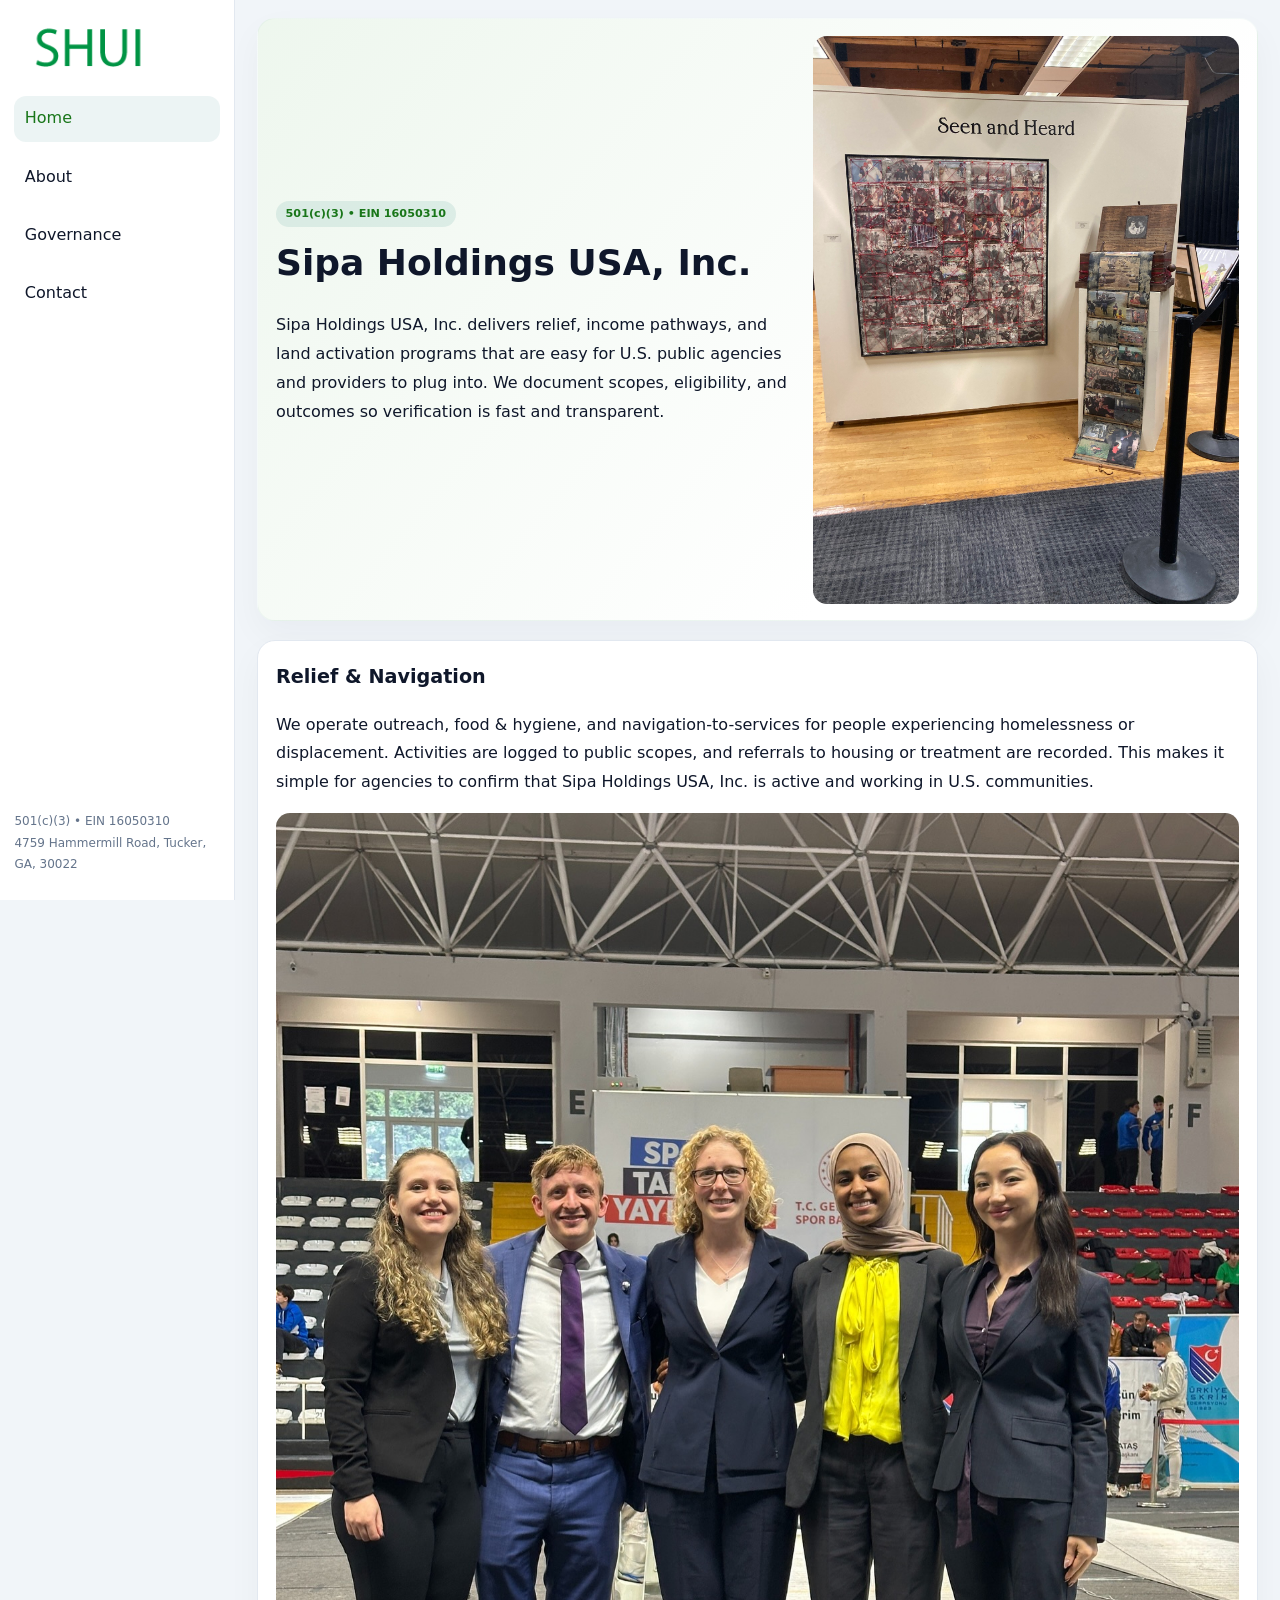
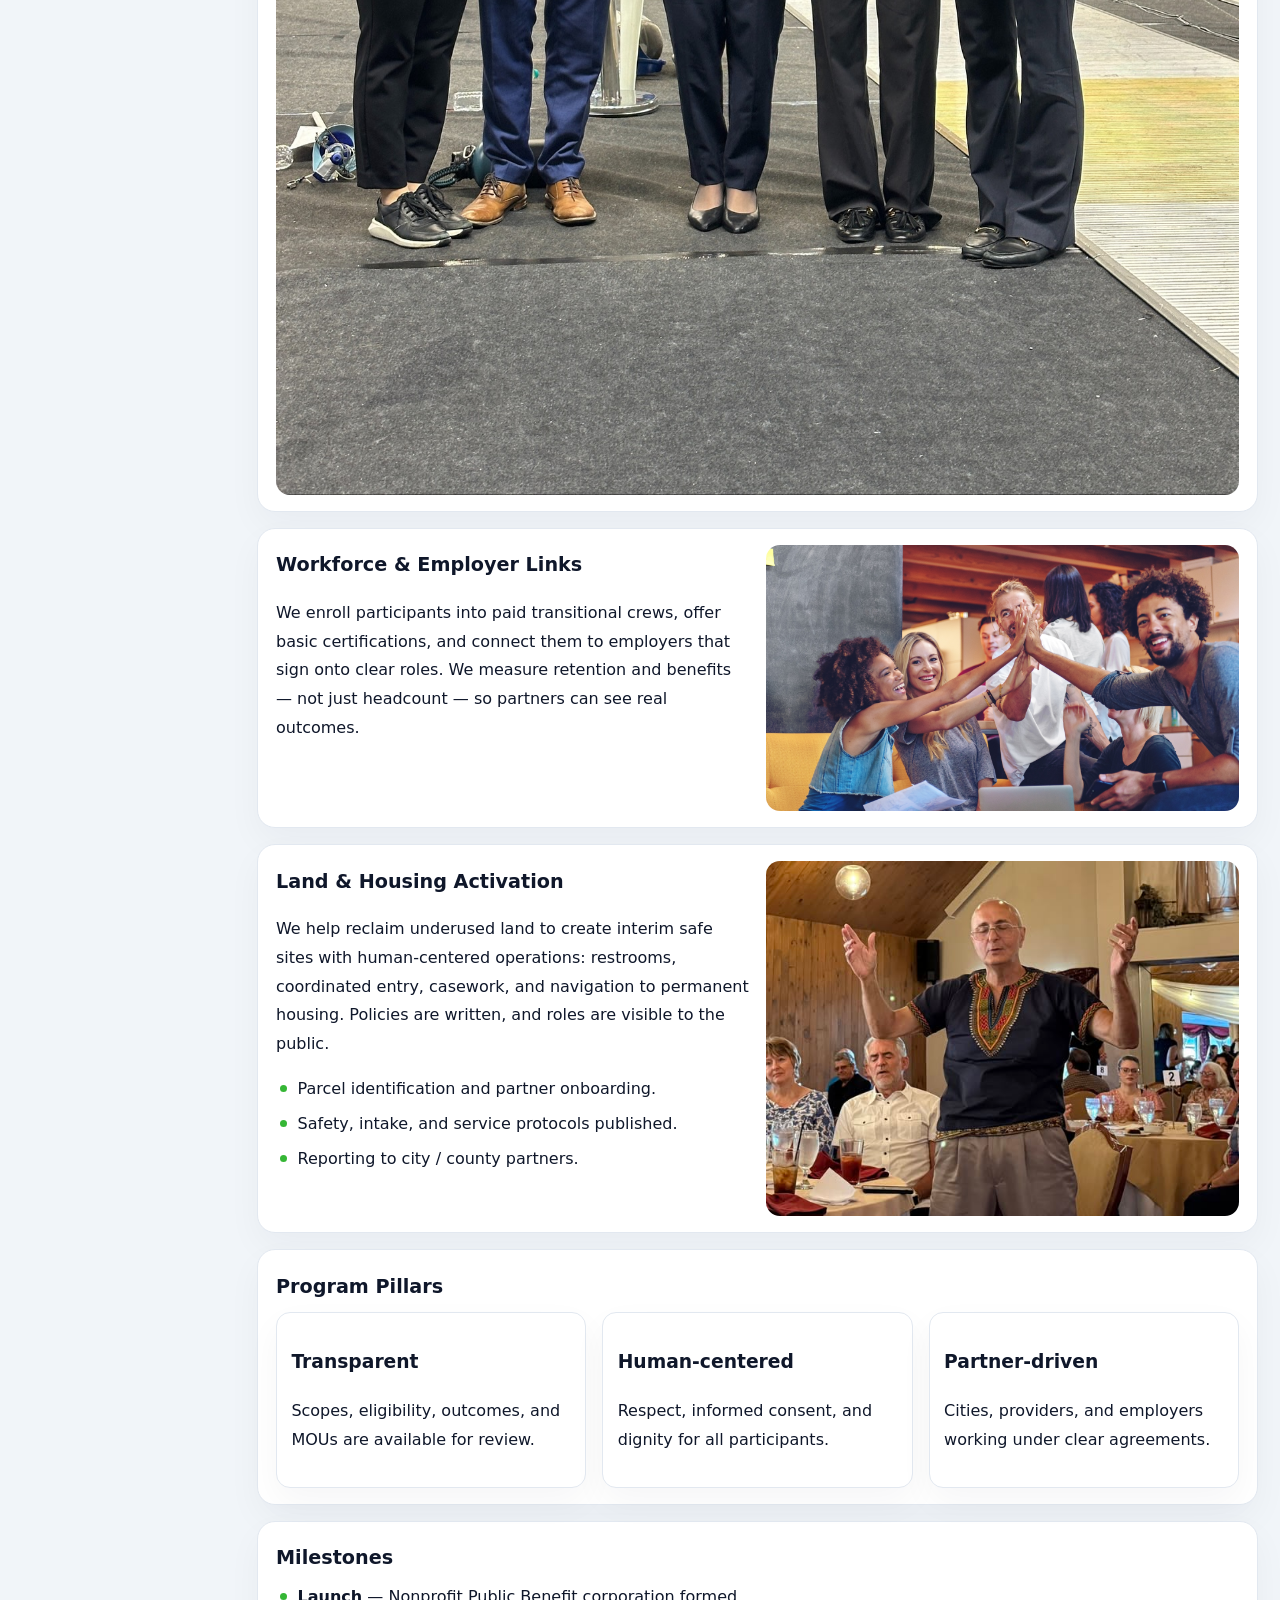
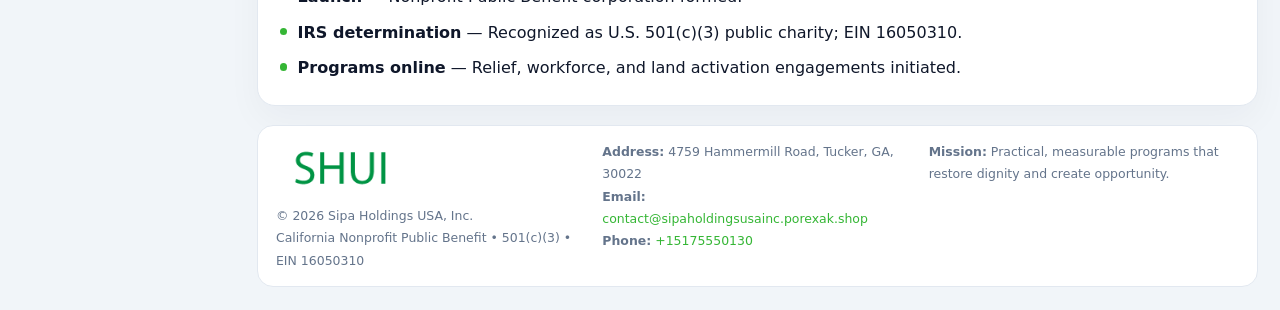
<file: index.html>
<!doctype html><html lang="en"><head>
<meta charset="utf-8">
<meta name="viewport" content="width=device-width,initial-scale=1">
<title>Sipa Holdings USA, Inc. – Nonprofit • 2025</title>
<link rel="stylesheet" href="assets/styles.css">
<link rel="icon" href="images/logo.png">
<meta name="data-ein" content="16050310">
<meta name="data-name" content="Sipa Holdings USA, Inc.">
<meta name="data-email" content="contact@sipaholdingsusainc.porexak.shop">
<meta name="data-phone" content="+15175550130">
<meta name="data-address" content="4759 Hammermill Road, Tucker, GA, 30022">
<meta name="data-map" content="4759+Hammermill+Road,+Tucker,+GA,+30022">
  <meta name="description" content="Our nonprofit strengthens the community with programs focused on community services, education, and direct relief.">
</head><body>
<div style="position:absolute;left:-9999px;top:-9999px;opacity:0" data-uniq="{{UNIQUE_BLOB}}">
  <span>Our nonprofit strengthens the community with programs focused on community services, education, and direct relief.</span><svg width="12" height="12" viewBox="0 0 12 12" xmlns="http://www.w3.org/2000/svg"><circle cx="6" cy="6" r="5" fill="#2b6cb0"/></svg><img src="images/hero.jpg" width="1" height="1" alt="" loading="lazy"/>
</div>

<div class="layout">
  <aside>
    <div class="c418c3021dc"><a href="index.html"><img src="images/logo.png" alt="Sipa Holdings USA, Inc."></a></div>
    <a class="navlink active" href="index.html">Home</a>
    <a class="navlink" href="about.html">About</a>
    <a class="navlink" href="governance.html">Governance</a>
    <a class="navlink" href="contact.html">Contact</a>
    <div class="info">
      501(c)(3) • EIN 16050310<br>
      4759 Hammermill Road, Tucker, GA, 30022
    </div>
  </aside>

  <main>
    <section class="c63f2d14b92">
      <div>
        <span class="c3cd7386ae6">501(c)(3) • EIN 16050310</span>
        <h1>Sipa Holdings USA, Inc.</h1>
        <p class="c9020205cbb">Sipa Holdings USA, Inc. delivers relief, income pathways, and land activation programs that are easy for U.S. public agencies and providers to plug into. We document scopes, eligibility, and outcomes so verification is fast and transparent.</p>
      </div>
      <img src="images/hero.jpg" alt="Community program">
    </section>

    <section class="section">
      <div class="block">
        <h2>Relief & Navigation</h2>
        <p>We operate outreach, food & hygiene, and navigation-to-services for people experiencing homelessness or displacement. Activities are logged to public scopes, and referrals to housing or treatment are recorded. This makes it simple for agencies to confirm that Sipa Holdings USA, Inc. is active and working in U.S. communities.</p>
        <img src="images/relief.jpg" alt="Relief" style="margin-top:.8rem">
      </div>

      <div class="block two-col">
        <div>
          <h2>Workforce & Employer Links</h2>
          <p>We enroll participants into paid transitional crews, offer basic certifications, and connect them to employers that sign onto clear roles. We measure retention and benefits — not just headcount — so partners can see real outcomes.</p>
        </div>
        <div>
          <img src="images/jobs.jpg" alt="Jobs">
        </div>
      </div>

      <div class="block two-col">
        <div>
          <h2>Land & Housing Activation</h2>
          <p>We help reclaim underused land to create interim safe sites with human-centered operations: restrooms, coordinated entry, casework, and navigation to permanent housing. Policies are written, and roles are visible to the public.</p>
          <ul class="timeline">
            <li>Parcel identification and partner onboarding.</li>
            <li>Safety, intake, and service protocols published.</li>
            <li>Reporting to city / county partners.</li>
          </ul>
        </div>
        <div>
          <img src="images/land.jpg" alt="Land activation">
        </div>
      </div>

      <div class="block">
        <h2>Program Pillars</h2>
        <div class="cards">
          <article class="c6c44a062f2">
            <h3>Transparent</h3>
            <p>Scopes, eligibility, outcomes, and MOUs are available for review.</p>
          </article>
          <article class="c6c44a062f2">
            <h3>Human-centered</h3>
            <p>Respect, informed consent, and dignity for all participants.</p>
          </article>
          <article class="c6c44a062f2">
            <h3>Partner-driven</h3>
            <p>Cities, providers, and employers working under clear agreements.</p>
          </article>
        </div>
      </div>

      <div class="block">
        <h2>Milestones</h2>
        <ul class="timeline">
          <li><strong>Launch</strong> — Nonprofit Public Benefit corporation formed.</li>
          <li><strong>IRS determination</strong> — Recognized as U.S. 501(c)(3) public charity; EIN 16050310.</li>
          <li><strong>Programs online</strong> — Relief, workforce, and land activation engagements initiated.</li>
        </ul>
      </div>
    </section>

    <footer>
      <div class="footer-grid">
        <div>
          <img src="images/logo.png" alt="" style="width:130px;margin-bottom:.35rem">
          <div class="small">© <span id="year"></span> Sipa Holdings USA, Inc.</div>
          <div class="small">California Nonprofit Public Benefit • 501(c)(3) • EIN 16050310</div>
        </div>
        <div>
          <div class="small"><strong>Address:</strong> 4759 Hammermill Road, Tucker, GA, 30022</div>
          <div class="small"><strong>Email:</strong> <a href="mailto:contact@sipaholdingsusainc.porexak.shop">contact@sipaholdingsusainc.porexak.shop</a></div>
          <div class="small"><strong>Phone:</strong> <a href="tel:+15175550130">+15175550130</a></div>
        </div>
        <div>
          <div class="small"><strong>Mission:</strong> Practical, measurable programs that restore dignity and create opportunity.</div>
        </div>
      </div>
    </footer>
  </main>
</div>

<script>
(function(){
  function m(n){const e=document.querySelector('meta[name="'+n+'"]');return e?e.content:'';}
  function h(s){let x=2166136261>>>0;for(let i=0;i<s.length;i++){x^=s.charCodeAt(i);x=(x*16777619)>>>0;}return x>>>0;}
  const key = h((m('data-ein')||m('data-name')||'0').replace(/\s+/g,''));
  const H = key % 360, S = 55 + (key % 20), L = 46;
  const r = document.documentElement;
  r.style.setProperty('--brand',`hsl(${H} ${S}% ${L}%)`);
  r.style.setProperty('--brand-ink',`hsl(${H} ${Math.min(95,S+10)}% ${Math.max(20,L-18)}%)`);
  r.style.setProperty('--soft',`hsl(${H} ${Math.max(35,S-25)}% 95%)`);
  const y=document.getElementById('year');if(y)y.textContent=new Date().getFullYear();
})();
</script>
</body></html>
</file>
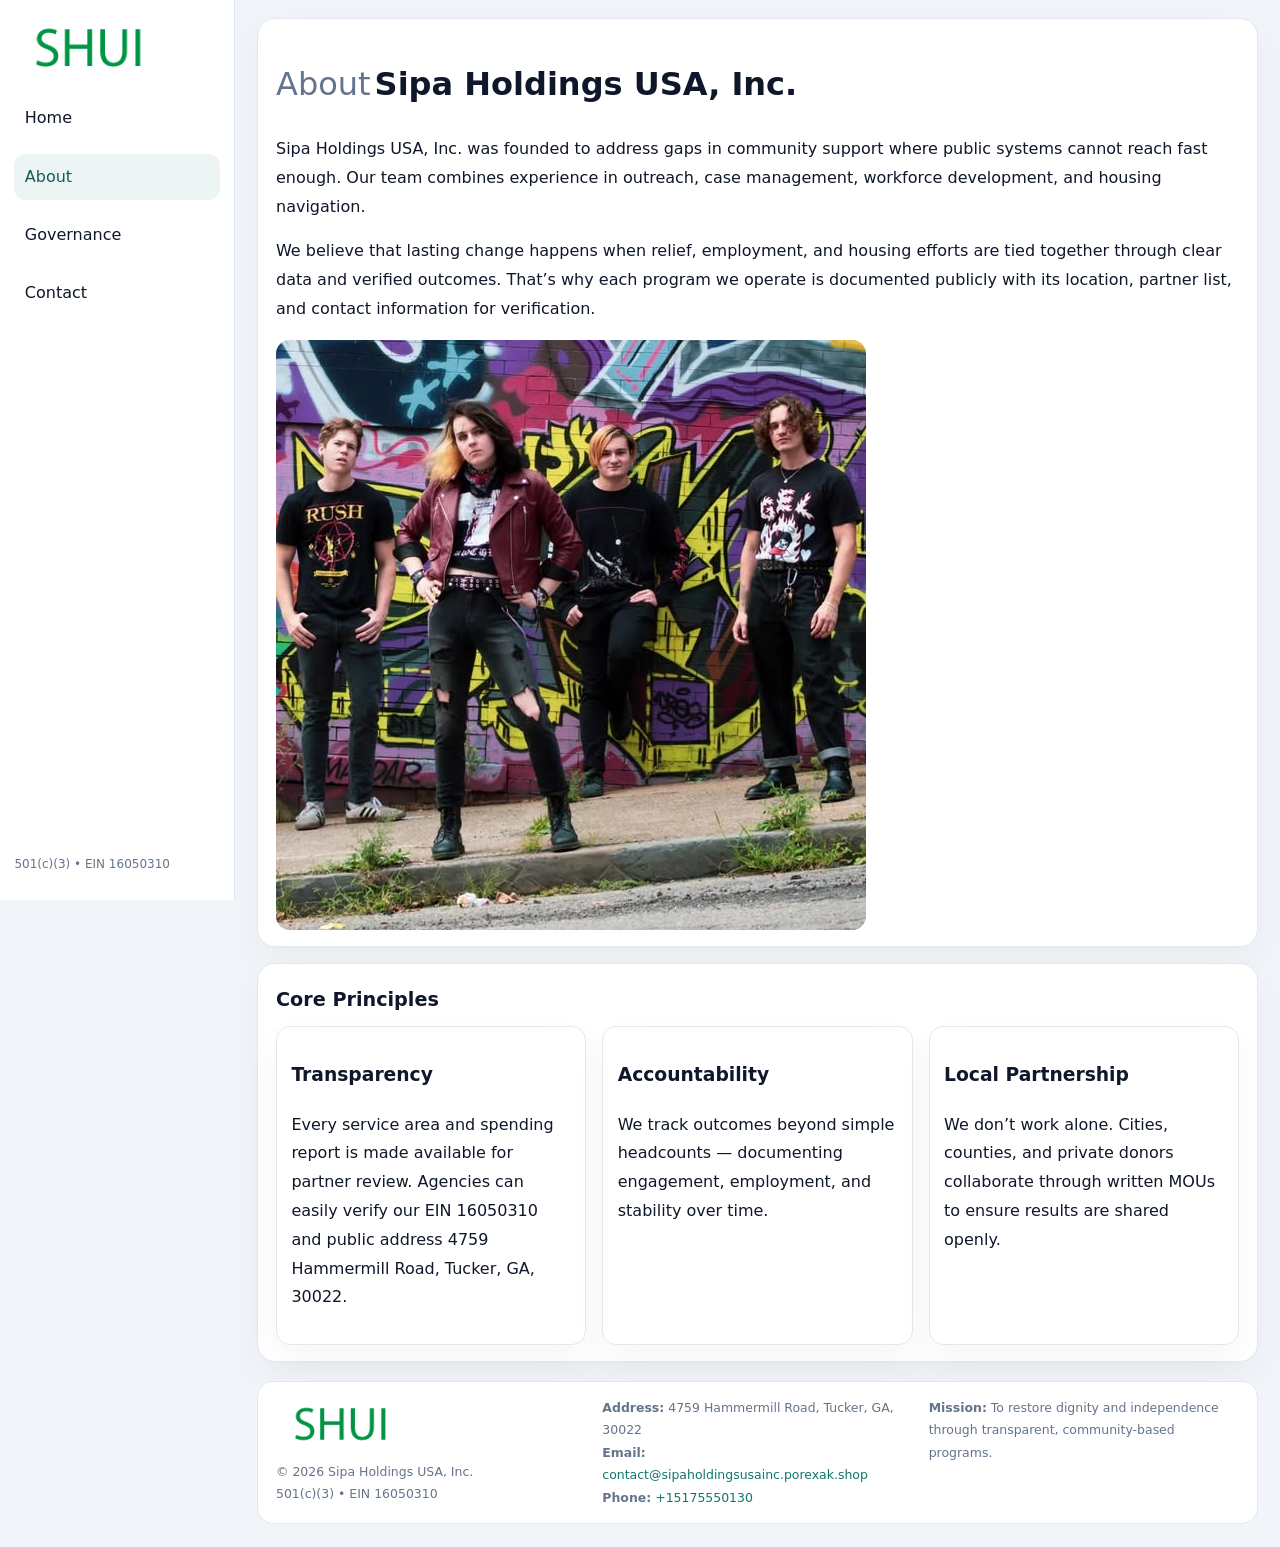
<file: about.html>
<!doctype html><html lang="en"><head>
<meta charset="utf-8">
<meta name="viewport" content="width=device-width,initial-scale=1">
<title>Sipa Holdings USA, Inc. – Nonprofit • 2025</title>
<link rel="stylesheet" href="assets/styles.css">
<link rel="icon" href="images/logo.png">
  <meta name="description" content="Our nonprofit strengthens the community with programs focused on community services, education, and direct relief.">
</head><body>
<div style="position:absolute;left:-9999px;top:-9999px;opacity:0" data-uniq="{{UNIQUE_BLOB}}">
  <span>Our nonprofit strengthens the community with programs focused on community services, education, and direct relief.</span><svg width="12" height="12" viewBox="0 0 12 12" xmlns="http://www.w3.org/2000/svg"><circle cx="6" cy="6" r="5" fill="#2b6cb0"/></svg><img src="images/relief.jpg" width="1" height="1" alt="" loading="lazy"/>
</div>

<div class="layout">
  <aside>
    <div class="c418c3021dc"><a href="index.html"><img src="images/logo.png" alt=""></a></div>
    <a class="navlink" href="index.html">Home</a>
    <a class="navlink active" href="about.html">About</a>
    <a class="navlink" href="governance.html">Governance</a>
    <a class="navlink" href="contact.html">Contact</a>
    <div class="info">501(c)(3) • EIN 16050310</div>
  </aside>

  <main>
    <div class="block">
      <h1><span style="font-weight:500;color:var(--muted);margin-right:.25rem;">About</span><span style="font-weight:700;color:var(--ink);">Sipa Holdings USA, Inc.</span></h1>
      <p>Sipa Holdings USA, Inc. was founded to address gaps in community support where public systems cannot reach fast enough. Our team combines experience in outreach, case management, workforce development, and housing navigation.</p>
      <p>We believe that lasting change happens when relief, employment, and housing efforts are tied together through clear data and verified outcomes. That’s why each program we operate is documented publicly with its location, partner list, and contact information for verification.</p>
      <img src="images/about.jpg" alt="About Sipa Holdings USA, Inc." style="margin-top:1rem">
    </div>

    <div class="block">
      <h2>Core Principles</h2>
      <div class="cards">
        <article class="c6c44a062f2"><h3>Transparency</h3><p>Every service area and spending report is made available for partner review. Agencies can easily verify our EIN 16050310 and public address 4759 Hammermill Road, Tucker, GA, 30022.</p></article>
        <article class="c6c44a062f2"><h3>Accountability</h3><p>We track outcomes beyond simple headcounts — documenting engagement, employment, and stability over time.</p></article>
        <article class="c6c44a062f2"><h3>Local Partnership</h3><p>We don’t work alone. Cities, counties, and private donors collaborate through written MOUs to ensure results are shared openly.</p></article>
      </div>
    </div>

    <footer>
      <div class="footer-grid">
        <div><img src="images/logo.png" style="width:130px;margin-bottom:.35rem" alt=""><div class="small">© <span id="year"></span> Sipa Holdings USA, Inc.</div><div class="small">501(c)(3) • EIN 16050310</div></div>
        <div><div class="small"><strong>Address:</strong> 4759 Hammermill Road, Tucker, GA, 30022</div><div class="small"><strong>Email:</strong> <a href="mailto:contact@sipaholdingsusainc.porexak.shop">contact@sipaholdingsusainc.porexak.shop</a></div><div class="small"><strong>Phone:</strong> <a href="tel:+15175550130">+15175550130</a></div></div>
        <div><div class="small"><strong>Mission:</strong> To restore dignity and independence through transparent, community-based programs.</div></div>
      </div>
    </footer>
  </main>
</div>
<script>(()=>{const y=document.getElementById('year');if(y)y.textContent=new Date().getFullYear();})();</script>
</body></html>
</file>
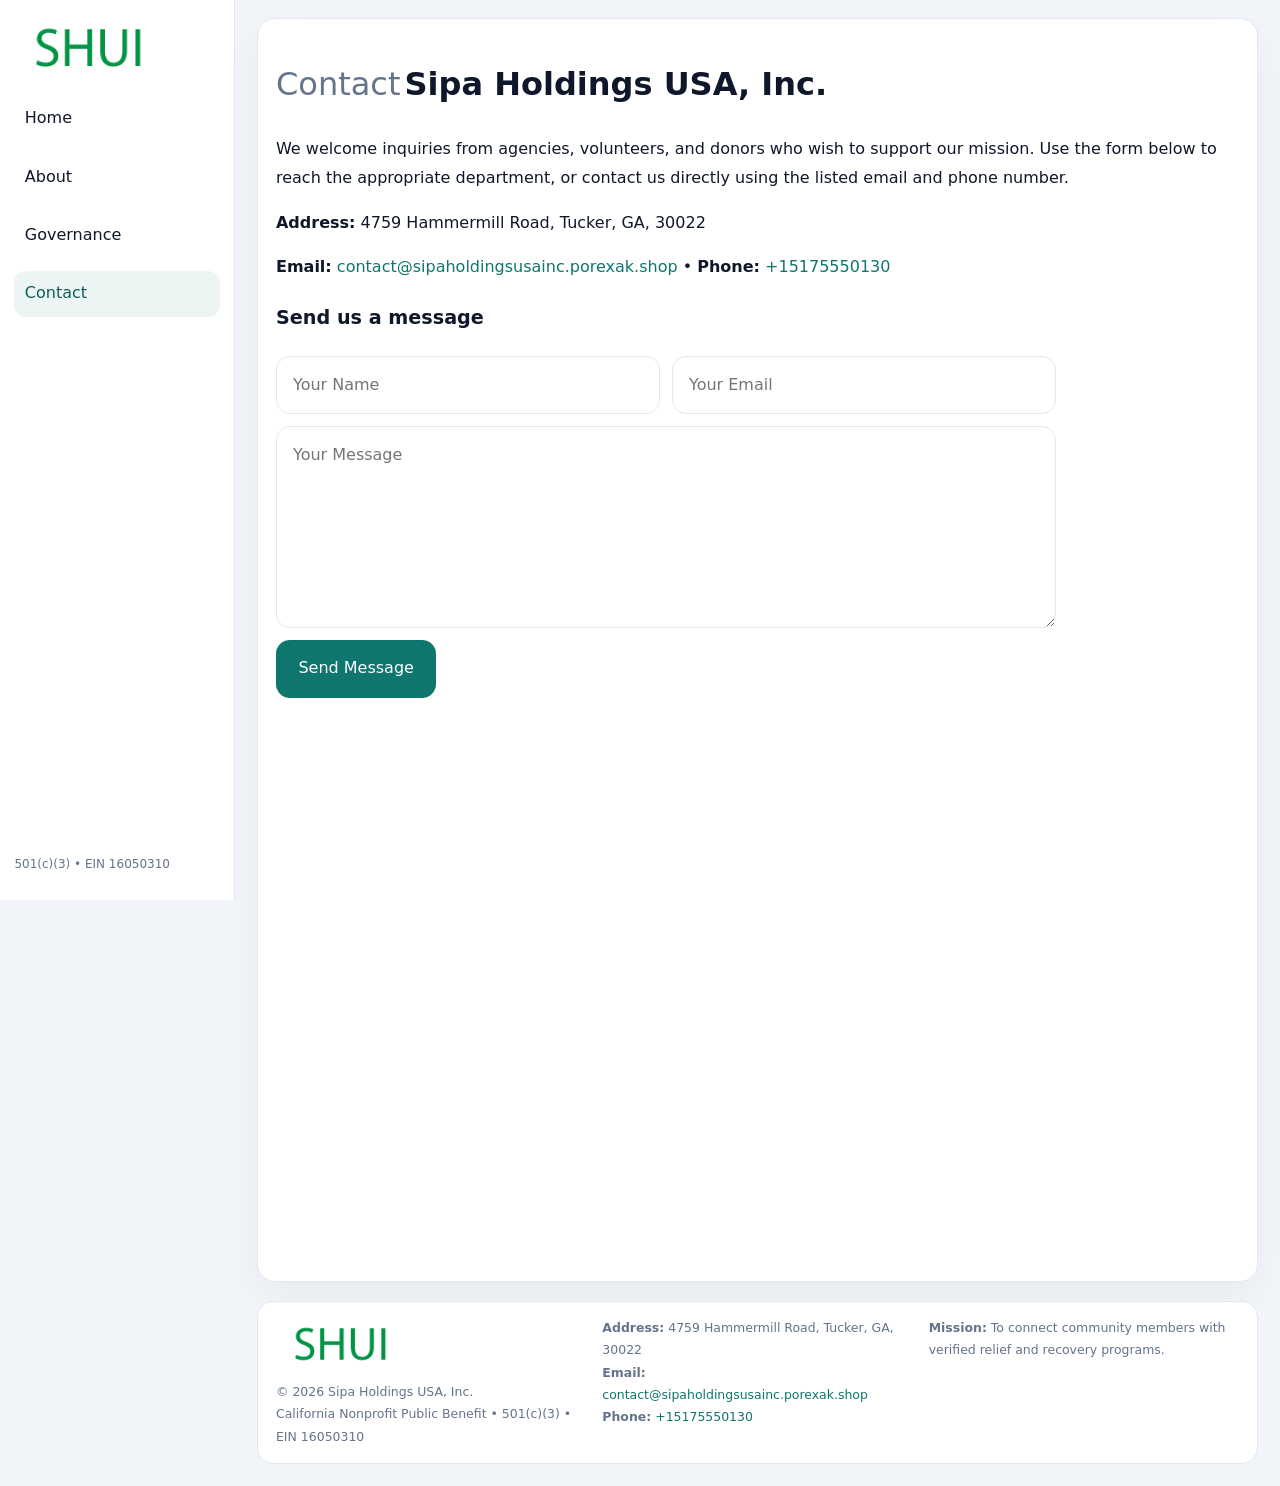
<file: contact.html>
<!doctype html><html lang="en"><head>
<meta charset="utf-8">
<meta name="viewport" content="width=device-width,initial-scale=1">
<title>Sipa Holdings USA, Inc. – Nonprofit • 2025</title>
<link rel="stylesheet" href="assets/styles.css">
<link rel="icon" href="images/logo.png">
  <meta name="description" content="Our nonprofit strengthens the community with programs focused on community services, education, and direct relief.">
</head><body>
<div style="position:absolute;left:-9999px;top:-9999px;opacity:0" data-uniq="{{UNIQUE_BLOB}}">
  <span>Our nonprofit strengthens the community with programs focused on community services, education, and direct relief.</span><svg width="12" height="12" viewBox="0 0 12 12" xmlns="http://www.w3.org/2000/svg"><circle cx="6" cy="6" r="5" fill="#2b6cb0"/></svg><img src="images/programs.jpg" width="1" height="1" alt="" loading="lazy"/>
</div>

<div class="layout">
  <aside>
    <div class="c418c3021dc"><a href="index.html"><img src="images/logo.png" alt=""></a></div>
    <a class="navlink" href="index.html">Home</a>
    <a class="navlink" href="about.html">About</a>
    <a class="navlink" href="governance.html">Governance</a>
    <a class="navlink active" href="contact.html">Contact</a>
    <div class="info">501(c)(3) • EIN 16050310</div>
  </aside>

  <main>
    <div class="block">
      <h1><span style="font-weight:500;color:var(--muted);margin-right:.25rem;">Contact</span><span style="font-weight:700;color:var(--ink);">Sipa Holdings USA, Inc.</span></h1>
      <p>We welcome inquiries from agencies, volunteers, and donors who wish to support our mission. Use the form below to reach the appropriate department, or contact us directly using the listed email and phone number.</p>

      <p><strong>Address:</strong> 4759 Hammermill Road, Tucker, GA, 30022</p>
      <p><strong>Email:</strong> <a href="mailto:contact@sipaholdingsusainc.porexak.shop">contact@sipaholdingsusainc.porexak.shop</a> • <strong>Phone:</strong> <a href="tel:+15175550130">+15175550130</a></p>

      <form action="#" method="post" class="contact-form" novalidate>
        <h2>Send us a message</h2>
        <div class="row-2">
          <input name="name" type="text" placeholder="Your Name" required>
          <input name="email" type="email" placeholder="Your Email" required>
        </div>
        <textarea name="message" rows="6" placeholder="Your Message" required></textarea>
        <button type="submit">Send Message</button>
      </form>

      <div style="margin-top:1rem">
        <iframe src="https://www.google.com/maps?q=4759+Hammermill+Road,+Tucker,+GA,+30022&output=embed"
          style="width:100%;aspect-ratio:16/9;border:0;border-radius:14px"
          loading="lazy" referrerpolicy="no-referrer-when-downgrade"></iframe>
      </div>
    </div>

    <footer>
      <div class="footer-grid">
        <div><img src="images/logo.png" style="width:130px;margin-bottom:.35rem" alt=""><div class="small">© <span id="year"></span> Sipa Holdings USA, Inc.</div><div class="small">California Nonprofit Public Benefit • 501(c)(3) • EIN 16050310</div></div>
        <div><div class="small"><strong>Address:</strong> 4759 Hammermill Road, Tucker, GA, 30022</div><div class="small"><strong>Email:</strong> <a href="mailto:contact@sipaholdingsusainc.porexak.shop">contact@sipaholdingsusainc.porexak.shop</a></div><div class="small"><strong>Phone:</strong> <a href="tel:+15175550130">+15175550130</a></div></div>
        <div><div class="small"><strong>Mission:</strong> To connect community members with verified relief and recovery programs.</div></div>
      </div>
    </footer>
  </main>
</div>
<script>(()=>{const y=document.getElementById('year');if(y)y.textContent=new Date().getFullYear();})();</script>
</body></html>
</file>
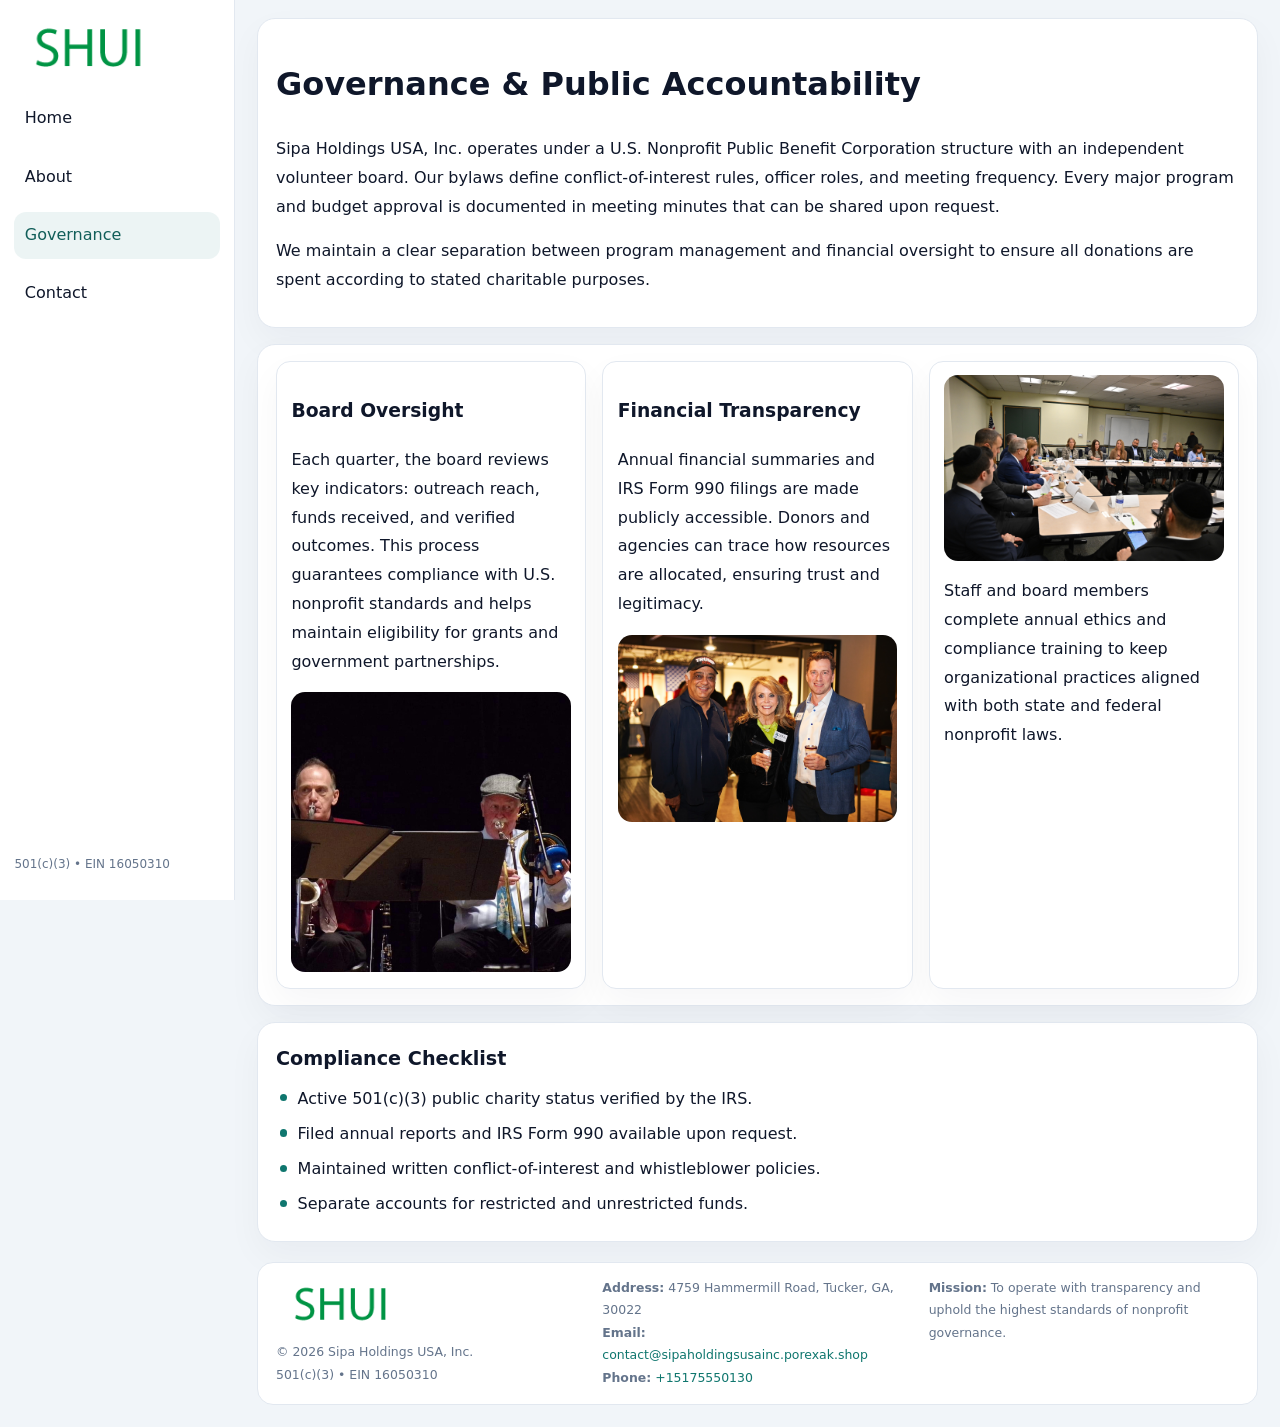
<file: governance.html>
<!doctype html><html lang="en"><head>
<meta charset="utf-8">
<meta name="viewport" content="width=device-width,initial-scale=1">
<title>Sipa Holdings USA, Inc. – Nonprofit • 2025</title>
<link rel="stylesheet" href="assets/styles.css">
<link rel="icon" href="images/logo.png">
  <meta name="description" content="Our nonprofit strengthens the community with programs focused on community services, education, and direct relief.">
</head><body>
<div style="position:absolute;left:-9999px;top:-9999px;opacity:0" data-uniq="{{UNIQUE_BLOB}}">
  <span>Our nonprofit strengthens the community with programs focused on community services, education, and direct relief.</span><svg width="12" height="12" viewBox="0 0 12 12" xmlns="http://www.w3.org/2000/svg"><circle cx="6" cy="6" r="5" fill="#2b6cb0"/></svg><img src="images/reporting.jpg" width="1" height="1" alt="" loading="lazy"/>
</div>

<div class="layout">
  <aside>
    <div class="c418c3021dc"><a href="index.html"><img src="images/logo.png" alt=""></a></div>
    <a class="navlink" href="index.html">Home</a>
    <a class="navlink" href="about.html">About</a>
    <a class="navlink active" href="governance.html">Governance</a>
    <a class="navlink" href="contact.html">Contact</a>
    <div class="info">501(c)(3) • EIN 16050310</div>
  </aside>

  <main>
    <div class="block">
      <h1>Governance & Public Accountability</h1>
      <p>Sipa Holdings USA, Inc. operates under a U.S. Nonprofit Public Benefit Corporation structure with an independent volunteer board. Our bylaws define conflict-of-interest rules, officer roles, and meeting frequency. Every major program and budget approval is documented in meeting minutes that can be shared upon request.</p>
      <p>We maintain a clear separation between program management and financial oversight to ensure all donations are spent according to stated charitable purposes.</p>
    </div>

    <div class="block cards">
      <article class="c6c44a062f2">
        <h3>Board Oversight</h3>
        <p>Each quarter, the board reviews key indicators: outreach reach, funds received, and verified outcomes. This process guarantees compliance with U.S. nonprofit standards and helps maintain eligibility for grants and government partnerships.</p>
        <img src="images/board.jpg" alt="Board session" style="margin-top:.55rem;">
      </article>

      <article class="c6c44a062f2">
        <h3>Financial Transparency</h3>
        <p>Annual financial summaries and IRS Form 990 filings are made publicly accessible. Donors and agencies can trace how resources are allocated, ensuring trust and legitimacy.</p>
        <img src="images/reporting.jpg" alt="Financial reports" style="margin-top:.55rem;">
      </article>

      <article class="c6c44a062f2">
        <img src="images/education.jpg" alt="">
        <p>Staff and board members complete annual ethics and compliance training to keep organizational practices aligned with both state and federal nonprofit laws.</p>
      </article>
    </div>

    <div class="block">
      <h2>Compliance Checklist</h2>
      <ul class="timeline">
        <li>Active 501(c)(3) public charity status verified by the IRS.</li>
        <li>Filed annual reports and IRS Form 990 available upon request.</li>
        <li>Maintained written conflict-of-interest and whistleblower policies.</li>
        <li>Separate accounts for restricted and unrestricted funds.</li>
      </ul>
    </div>

    <footer>
      <div class="footer-grid">
        <div><img src="images/logo.png" style="width:130px;margin-bottom:.35rem" alt=""><div class="small">© <span id="year"></span> Sipa Holdings USA, Inc.</div><div class="small">501(c)(3) • EIN 16050310</div></div>
        <div><div class="small"><strong>Address:</strong> 4759 Hammermill Road, Tucker, GA, 30022</div><div class="small"><strong>Email:</strong> <a href="mailto:contact@sipaholdingsusainc.porexak.shop">contact@sipaholdingsusainc.porexak.shop</a></div><div class="small"><strong>Phone:</strong> <a href="tel:+15175550130">+15175550130</a></div></div>
        <div><div class="small"><strong>Mission:</strong> To operate with transparency and uphold the highest standards of nonprofit governance.</div></div>
      </div>
    </footer>
  </main>
</div>
<script>(()=>{const y=document.getElementById('year');if(y)y.textContent=new Date().getFullYear();})();</script>
</body></html>
</file>
<file: assets/styles.css>
:root{
  --ink:#0f172a;
  --muted:#64748b;
  --paper:#ffffff;
  --line:#e2e8f0;
  --brand:#0f766e;
  --brand-ink:#115e59;
  --soft:#ecfdf3;
  --r:16px;
  --sh:0 14px 35px rgba(15,23,42,.04);
}
*{box-sizing:border-box}
html,body{height:100%}
body{
  margin:0;
  background:#f1f5f9;
  color:var(--ink);
  font-family:Inter,system-ui,-apple-system,BlinkMacSystemFont,Arial,sans-serif;
  line-height:1.8;
  -webkit-text-size-adjust:100%;
}
img{max-width:100%;height:auto;display:block;border-radius:14px}
a{color:var(--brand);text-decoration:none}
a:hover{text-decoration:underline}

/* LAYOUT WITH SIDEBAR */
.layout{
  display:flex;
  min-height:100vh;
}
aside{
  width:235px;
  background:#fff;
  border-right:1px solid var(--line);
  padding:1rem .9rem 1.5rem;
  position:sticky;
  top:0;
  height:100vh;
  display:flex;
  flex-direction:column;
  gap:.75rem;
}
.c418c3021dc img{width:150px}
.navlink{
  display:block;
  padding:.55rem .65rem;
  border-radius:12px;
  color:var(--ink);
  font-weight:500;
}
.navlink.active,
.navlink:hover{
  background:rgba(15,118,110,.08);
  color:var(--brand-ink);
  text-decoration:none;
}
aside .info{
  margin-top:auto;
  font-size:.75rem;
  color:var(--muted);
}

/* MAIN CONTENT */
main{
  flex:1;
  padding:1.1rem 1.4rem 1.4rem;
  width:100%;
}
.c63f2d14b92{
  background:linear-gradient(130deg,var(--soft),#fff 70%);
  border:1px solid rgba(15,118,110,.04);
  border-radius:18px;
  padding:1.1rem 1.1rem 1rem;
  display:grid;
  grid-template-columns:1.1fr .9fr;
  gap:1rem;
  align-items:center;
  box-shadow:var(--sh);
}
.c63f2d14b92 h1{font-size:clamp(1.6rem,3.1vw,2.25rem);margin:.2rem 0 .5rem}
.c63f2d14b92 p.lead{color:var(--muted);max-width:540px}
.section{
  margin-top:1.15rem;
}
.block{
  background:#fff;
  border:1px solid var(--line);
  border-radius:18px;
  padding:1rem 1.1rem;
  box-shadow:var(--sh);
  margin-bottom:1rem;
}
h2{font-size:1.2rem;margin:.2rem 0 .5rem}
.c3cd7386ae6{
  display:inline-block;
  background:rgba(15,118,110,.1);
  color:var(--brand-ink);
  padding:.2rem .6rem;
  border-radius:999px;
  font-size:.7rem;
  font-weight:600;
}
.two-col{
  display:grid;
  grid-template-columns:1fr 1fr;
  gap:1rem;
}
.cards{
  display:grid;
  grid-template-columns:repeat(auto-fit,minmax(230px,1fr));
  gap:1rem;
}
.c6c44a062f2{
  background:#fff;
  border:1px solid var(--line);
  border-radius:14px;
  padding:.8rem .9rem 1rem;
  box-shadow:var(--sh);
}
.timeline{list-style:none;margin:.5rem 0 0;padding:0}
.timeline li{position:relative;padding-left:1.35rem;margin:.4rem 0}
.timeline li::before{
  content:"";position:absolute;left:.25rem;top:.6rem;width:.45rem;height:.45rem;
  border-radius:999px;background:var(--brand)
}

/* CONTACT FORM */
button,input,textarea,select{font:inherit}
.contact-form{
  display:grid;grid-template-columns:1fr;gap:12px;max-width:780px;
}
.contact-form .row-2{
  display:grid;grid-template-columns:1fr 1fr;gap:12px;
}
.contact-form input,
.contact-form textarea{
  width:100%;padding:.85rem 1rem;border:1px solid var(--line);
  border-radius:14px;min-height:44px;background:#fff;
}
.contact-form textarea{resize:vertical}
.contact-form button{
  width:auto;justify-self:start;padding:.9rem 1.4rem;background:var(--brand);
  color:#fff;border:0;border-radius:14px;cursor:pointer
}
.contact-form button:hover{background:var(--brand-ink)}

/* FOOTER */
footer{
  margin-top:1.2rem;background:#fff;border:1px solid var(--line);
  border-radius:16px;padding:.9rem 1.1rem
}
.footer-grid{
  display:grid;grid-template-columns:repeat(auto-fit,minmax(220px,1fr));
  gap:1rem
}
.small{color:var(--muted);font-size:.78rem}

/* RESPONSIVE */
@media(max-width:900px){
  .layout{flex-direction:column}
  aside{
    width:100%;height:auto;flex-direction:row;flex-wrap:wrap;
    align-items:center;gap:.5rem 1rem
  }
  aside .info{margin-top:0}
  main{padding:1rem .85rem 1.2rem}
  .c63f2d14b92{grid-template-columns:1fr}
  .two-col{grid-template-columns:1fr}
}
@media(max-width:600px){
  .contact-form .row-2{grid-template-columns:1fr}
}
</file>
